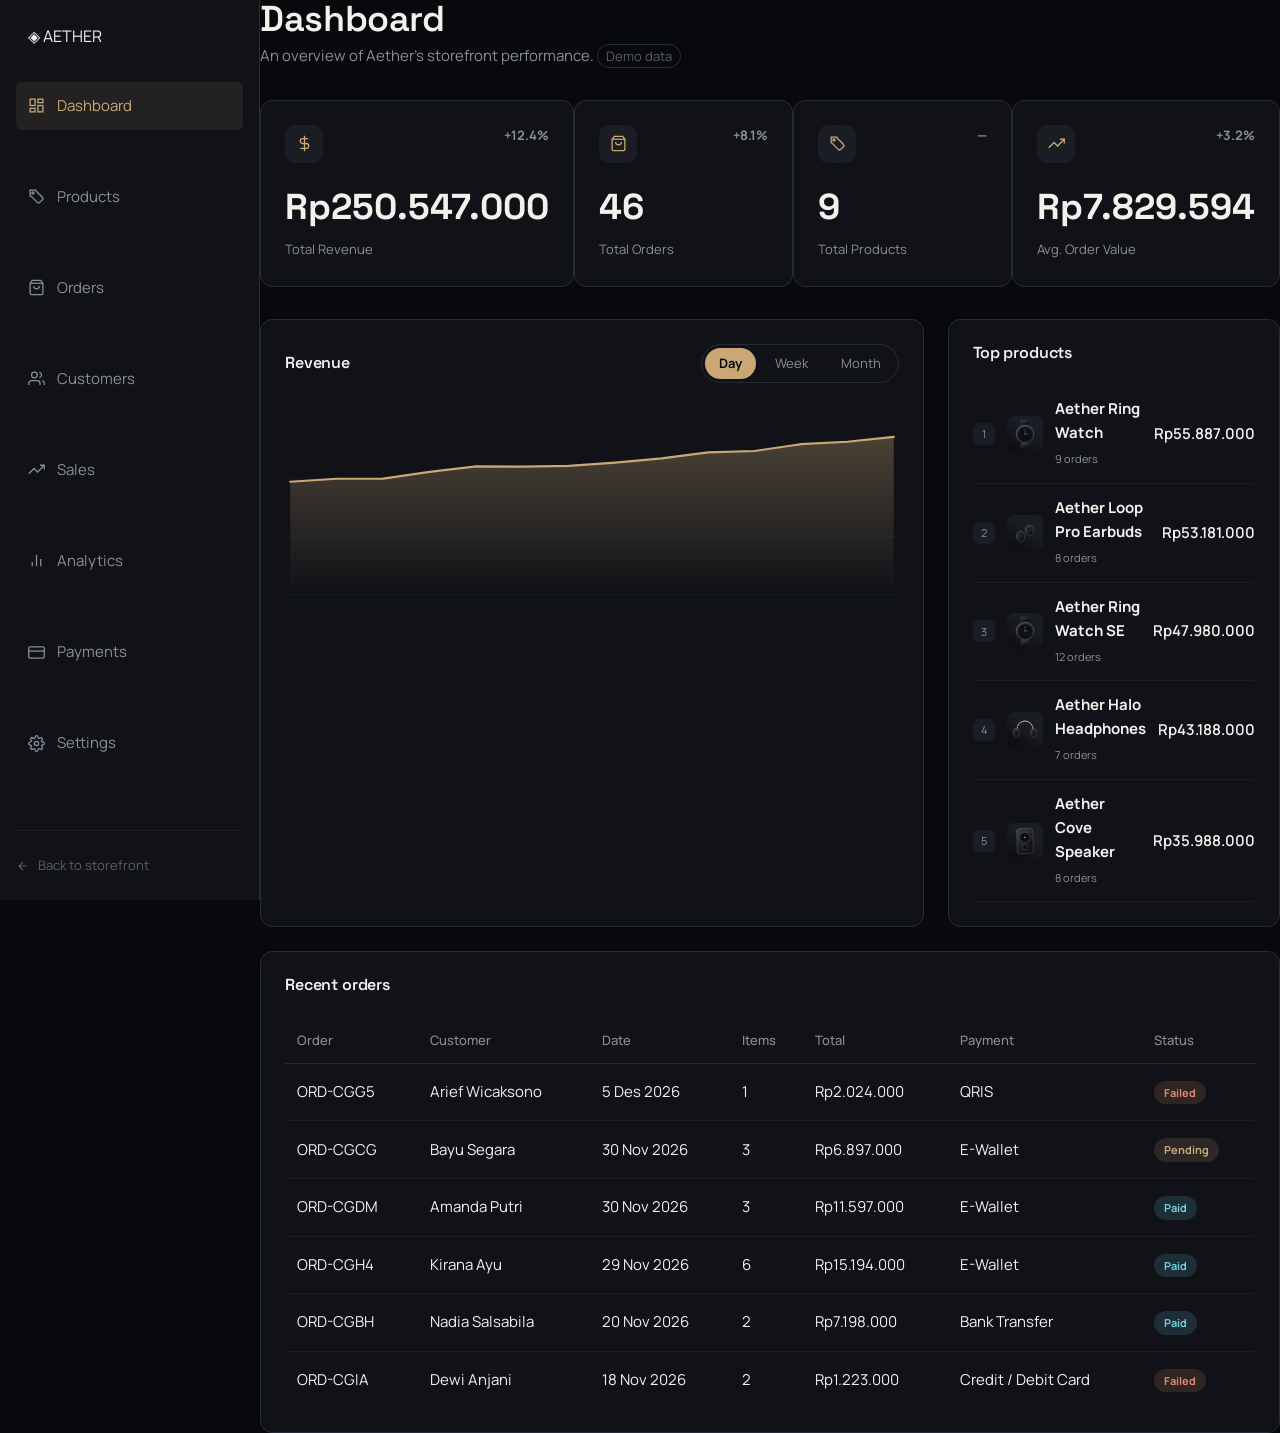
<file: extracted/aether/admin.html>
<!DOCTYPE html>
<html lang="en">
<head>
<meta charset="UTF-8">
<meta name="viewport" content="width=device-width, initial-scale=1">
<title>Aether — Admin Dashboard</title>
<link rel="preconnect" href="https://fonts.googleapis.com">
<link rel="preconnect" href="https://fonts.gstatic.com" crossorigin>
<link rel="stylesheet" href="css/base.css">
<link rel="stylesheet" href="css/components.css">
<link rel="stylesheet" href="css/admin.css">
<link rel="stylesheet" href="css/responsive.css">
</head>
<body class="admin-body">

<button id="admin-menu-btn" aria-label="Open menu">
  <svg viewBox="0 0 24 24" fill="none" stroke="currentColor" stroke-width="2"><line x1="3" y1="6" x2="21" y2="6"/><line x1="3" y1="12" x2="21" y2="12"/><line x1="3" y1="18" x2="21" y2="18"/></svg>
</button>
<div id="admin-sidebar-overlay"></div>

<div class="admin-shell">
  <aside class="admin-sidebar" id="admin-sidebar">
    <div class="brand"><span class="brand-mark">◈</span> AETHER</div>
    <ul class="admin-nav">
      <li><a href="#" data-view="dashboard" class="active"><svg viewBox="0 0 24 24" fill="none" stroke="currentColor" stroke-width="1.8"><rect x="3" y="3" width="7" height="9"/><rect x="14" y="3" width="7" height="5"/><rect x="14" y="12" width="7" height="9"/><rect x="3" y="16" width="7" height="5"/></svg>Dashboard</a></li>
      <li><a href="#" data-view="products"><svg viewBox="0 0 24 24" fill="none" stroke="currentColor" stroke-width="1.8"><path d="M20.59 13.41L11 3.83V3H3v8h.83l9.58 9.59a2 2 0 002.83 0l4.35-4.35a2 2 0 000-2.83z"/><circle cx="7" cy="7" r="1.5"/></svg>Products</a></li>
      <li><a href="#" data-view="orders"><svg viewBox="0 0 24 24" fill="none" stroke="currentColor" stroke-width="1.8"><path d="M6 2L3 6v14a2 2 0 002 2h14a2 2 0 002-2V6l-3-4z"/><line x1="3" y1="6" x2="21" y2="6"/><path d="M16 10a4 4 0 01-8 0"/></svg>Orders</a></li>
      <li><a href="#" data-view="customers"><svg viewBox="0 0 24 24" fill="none" stroke="currentColor" stroke-width="1.8"><path d="M17 21v-2a4 4 0 00-4-4H5a4 4 0 00-4 4v2"/><circle cx="9" cy="7" r="4"/><path d="M23 21v-2a4 4 0 00-3-3.87M16 3.13a4 4 0 010 7.75"/></svg>Customers</a></li>
      <li><a href="#" data-view="sales"><svg viewBox="0 0 24 24" fill="none" stroke="currentColor" stroke-width="1.8"><path d="M23 6l-9.5 9.5-5-5L1 18"/><path d="M17 6h6v6"/></svg>Sales</a></li>
      <li><a href="#" data-view="analytics"><svg viewBox="0 0 24 24" fill="none" stroke="currentColor" stroke-width="1.8"><line x1="18" y1="20" x2="18" y2="10"/><line x1="12" y1="20" x2="12" y2="4"/><line x1="6" y1="20" x2="6" y2="14"/></svg>Analytics</a></li>
      <li><a href="#" data-view="payments"><svg viewBox="0 0 24 24" fill="none" stroke="currentColor" stroke-width="1.8"><rect x="1" y="4" width="22" height="16" rx="2"/><line x1="1" y1="10" x2="23" y2="10"/></svg>Payments</a></li>
      <li><a href="#" data-view="settings"><svg viewBox="0 0 24 24" fill="none" stroke="currentColor" stroke-width="1.8"><circle cx="12" cy="12" r="3"/><path d="M19.4 15a1.65 1.65 0 00.33 1.82l.06.06a2 2 0 11-2.83 2.83l-.06-.06a1.65 1.65 0 00-1.82-.33 1.65 1.65 0 00-1 1.51V21a2 2 0 01-4 0v-.09A1.65 1.65 0 009 19.4a1.65 1.65 0 00-1.82.33l-.06.06a2 2 0 11-2.83-2.83l.06-.06a1.65 1.65 0 00.33-1.82 1.65 1.65 0 00-1.51-1H3a2 2 0 010-4h.09A1.65 1.65 0 004.6 9a1.65 1.65 0 00-.33-1.82l-.06-.06a2 2 0 112.83-2.83l.06.06a1.65 1.65 0 001.82.33H9a1.65 1.65 0 001-1.51V3a2 2 0 014 0v.09a1.65 1.65 0 001 1.51 1.65 1.65 0 001.82-.33l.06-.06a2 2 0 112.83 2.83l-.06.06a1.65 1.65 0 00-.33 1.82V9a1.65 1.65 0 001.51 1H21a2 2 0 010 4h-.09a1.65 1.65 0 00-1.51 1z"/></svg>Settings</a></li>
    </ul>
    <a href="index.html" class="admin-back"><svg viewBox="0 0 24 24" fill="none" stroke="currentColor" stroke-width="2"><path d="M19 12H5M12 19l-7-7 7-7"/></svg> Back to storefront</a>
  </aside>

  <main class="admin-main">
    <div class="admin-topbar">
      <div><h1>Dashboard</h1><p>An overview of Aether's storefront performance. <span class="demo-flag">Demo data</span></p></div>
    </div>

    <div class="admin-view active" id="view-dashboard">
      <div class="kpi-grid" id="kpi-grid"></div>
      <div class="admin-grid-2">
        <div class="panel">
          <div class="panel-head">
            <h3>Revenue</h3>
            <div class="period-filter" id="dash-period-filter">
              <button class="active" data-period="day">Day</button><button data-period="week">Week</button><button data-period="month">Month</button>
            </div>
          </div>
          <div class="chart-wrap"><svg id="dash-chart"></svg><div class="chart-tooltip" id="dash-tooltip"></div></div>
        </div>
        <div class="panel">
          <div class="panel-head"><h3>Top products</h3></div>
          <div id="top-products-list"></div>
        </div>
      </div>
      <div class="panel">
        <div class="panel-head"><h3>Recent orders</h3></div>
        <div id="recent-orders-table"></div>
      </div>
    </div>

    <div class="admin-view" id="view-products"></div>
    <div class="admin-view" id="view-orders"></div>
    <div class="admin-view" id="view-customers"></div>
    <div class="admin-view" id="view-sales"></div>
    <div class="admin-view" id="view-analytics"></div>
    <div class="admin-view" id="view-payments"></div>
    <div class="admin-view" id="view-settings"></div>
  </main>
</div>

<div id="toast-stack"></div>

<script type="module">
  import { initAdminDashboard } from './js/admin/dashboard.js';
  initAdminDashboard();
</script>
</body>
</html>
</file>
<file: extracted/aether/css/base.css>
/* ===================================================================
   AETHER — Design Tokens & Base
   Material-grounded palette: titanium darks, brass + sapphire accents
   =================================================================== */

@import url('https://fonts.googleapis.com/css2?family=Space+Grotesk:wght@500;600;700&family=Manrope:wght@400;500;600;700&display=swap');

:root {
  /* Surfaces */
  --titanium-950: #08090c;
  --titanium-900: #101218;
  --titanium-800: #1a1d24;
  --titanium-700: #262b35;
  --titanium-600: #383e4b;

  /* Accents */
  --brass: #c9a876;
  --brass-bright: #ddc194;
  --sapphire: #6fcfe0;
  --sapphire-dim: #4a9aa8;

  /* Text */
  --ceramic: #f3f1ec;
  --ash: #8b8e98;
  --ash-dim: #5a5d68;

  /* Semantic */
  --success: #6fcfe0;
  --danger: #e08a6f;

  /* Type */
  --font-display: 'Space Grotesk', system-ui, sans-serif;
  --font-body: 'Manrope', system-ui, sans-serif;

  /* Scale */
  --text-xs: 0.8125rem;
  --text-sm: 0.9375rem;
  --text-base: 1rem;
  --text-lg: 1.125rem;
  --text-xl: 1.375rem;
  --text-2xl: clamp(1.75rem, 3vw, 2.25rem);
  --text-3xl: clamp(2.25rem, 4.5vw, 3.25rem);
  --text-display: clamp(2.75rem, 7vw, 5.5rem);

  /* Space */
  --space-1: 0.25rem;
  --space-2: 0.5rem;
  --space-3: 0.75rem;
  --space-4: 1rem;
  --space-6: 1.5rem;
  --space-8: 2rem;
  --space-12: 3rem;
  --space-16: 4rem;
  --space-24: 6rem;

  /* Motion */
  --ease-out: cubic-bezier(0.16, 1, 0.3, 1);
  --ease-in-out: cubic-bezier(0.65, 0, 0.35, 1);
  --dur-fast: 200ms;
  --dur-base: 400ms;
  --dur-slow: 900ms;

  /* Layout */
  --radius-sm: 6px;
  --radius-md: 12px;
  --radius-lg: 20px;
  --nav-h: 76px;
  --container-max: 1360px;
}

[data-reduced-motion="true"] {
  --dur-fast: 1ms;
  --dur-base: 1ms;
  --dur-slow: 1ms;
}

* , *::before, *::after { box-sizing: border-box; }

html {
  scroll-behavior: auto;
  -webkit-text-size-adjust: 100%;
}

body {
  margin: 0;
  background: var(--titanium-950);
  color: var(--ceramic);
  font-family: var(--font-body);
  font-size: var(--text-base);
  line-height: 1.6;
  overflow-x: hidden;
  min-height: 100vh;
}

body.no-scroll { overflow: hidden; height: 100vh; }

h1, h2, h3, h4 {
  font-family: var(--font-display);
  margin: 0;
  line-height: 1.1;
  letter-spacing: -0.01em;
  font-weight: 600;
}

p { margin: 0; color: var(--ash); max-width: 60ch; }

a { color: inherit; text-decoration: none; }

img { max-width: 100%; display: block; }

button {
  font-family: var(--font-body);
  cursor: pointer;
  border: none;
  background: none;
  color: inherit;
  font-size: inherit;
}

input, select, textarea {
  font-family: var(--font-body);
  font-size: var(--text-base);
  color: var(--ceramic);
  background: var(--titanium-900);
  border: 1px solid var(--titanium-700);
  border-radius: var(--radius-sm);
  padding: var(--space-3) var(--space-4);
  width: 100%;
  transition: border-color var(--dur-fast) var(--ease-out);
}

input:focus, select:focus, textarea:focus {
  outline: none;
  border-color: var(--brass);
}

input.invalid, select.invalid, textarea.invalid {
  border-color: var(--danger);
}

::selection { background: var(--brass); color: var(--titanium-950); }

/* Visible keyboard focus everywhere */
:focus-visible {
  outline: 2px solid var(--sapphire);
  outline-offset: 3px;
  border-radius: 4px;
}

.container {
  max-width: var(--container-max);
  margin: 0 auto;
  padding: 0 var(--space-6);
}

.eyebrow-hidden { /* intentionally unused: no tracked-out eyebrow labels per design direction */ }

.section-head {
  display: flex;
  align-items: flex-end;
  justify-content: space-between;
  gap: var(--space-6);
  margin-bottom: var(--space-12);
}

.section-head h2 { font-size: var(--text-3xl); max-width: 16ch; }
.section-head p { font-size: var(--text-lg); }

.btn {
  display: inline-flex;
  align-items: center;
  justify-content: center;
  gap: var(--space-2);
  padding: 0.9rem 1.75rem;
  border-radius: 999px;
  font-weight: 600;
  font-size: var(--text-sm);
  transition: transform var(--dur-fast) var(--ease-out), background var(--dur-fast), box-shadow var(--dur-fast), border-color var(--dur-fast);
  white-space: nowrap;
}
.btn:active { transform: scale(0.96); }

.btn-primary {
  background: var(--brass);
  color: var(--titanium-950);
}
.btn-primary:hover { background: var(--brass-bright); box-shadow: 0 8px 30px -8px rgba(201,168,118,0.5); }

.btn-ghost {
  background: transparent;
  color: var(--ceramic);
  border: 1px solid var(--titanium-600);
}
.btn-ghost:hover { border-color: var(--brass); color: var(--brass-bright); }

.btn-block { width: 100%; }
.btn:disabled { opacity: 0.5; cursor: not-allowed; pointer-events: none; }

.visually-hidden {
  position: absolute;
  width: 1px; height: 1px;
  padding: 0; margin: -1px;
  overflow: hidden;
  clip: rect(0,0,0,0);
  white-space: nowrap;
  border: 0;
}

.glass {
  background: rgba(26, 29, 36, 0.6);
  backdrop-filter: blur(20px) saturate(140%);
  -webkit-backdrop-filter: blur(20px) saturate(140%);
  border: 1px solid rgba(255,255,255,0.06);
}

[data-perf="low"] .glass {
  backdrop-filter: none;
  -webkit-backdrop-filter: none;
  background: rgba(20, 22, 28, 0.94);
}

@media (prefers-reduced-motion: reduce) {
  *, *::before, *::after {
    animation-duration: 0.01ms !important;
    animation-iteration-count: 1 !important;
    transition-duration: 0.01ms !important;
    scroll-behavior: auto !important;
  }
}
</file>
<file: extracted/aether/css/components.css>
/* ===================================================================
   AETHER — Components
   =================================================================== */

/* ---------- Portfolio grid (editorial, not uniform card-kit) ---------- */
.portfolio-grid {
  display: grid;
  grid-template-columns: repeat(6, 1fr);
  gap: var(--space-6);
}
.work-card {
  grid-column: span 2;
  position: relative;
  border-radius: var(--radius-md);
  overflow: hidden;
  border: 1px solid var(--titanium-700);
  background: var(--titanium-900);
  cursor: pointer;
  transition: border-color var(--dur-fast), transform 150ms var(--ease-out), opacity 500ms var(--ease-out), translate 500ms var(--ease-out);
  transform: perspective(900px) rotateX(var(--rx, 0deg)) rotateY(var(--ry, 0deg));
  opacity: 0; translate: 0 16px;
}
.work-card.in { opacity: 1; translate: 0 0; }
.work-card.featured { grid-column: span 4; grid-row: span 2; }
.work-card:hover { border-color: var(--titanium-600); }
.work-visual {
  position: relative;
  aspect-ratio: 4/3;
  overflow: hidden;
}
.work-card.featured .work-visual { aspect-ratio: 16/10; }
.work-visual svg { width: 100%; height: 100%; transition: transform 600ms var(--ease-out); }
.work-card:hover .work-visual svg { transform: scale(1.06); }
.work-meta { padding: var(--space-5); display: flex; flex-direction: column; gap: var(--space-2); }
.work-meta .row { display: flex; justify-content: space-between; color: var(--ash); font-size: var(--text-xs); }
.work-meta h3 { font-size: var(--text-lg); }
.work-meta p { font-size: var(--text-sm); }
.tech-tags { display: flex; gap: var(--space-2); flex-wrap: wrap; margin-top: var(--space-2); }
.tech-tag { font-size: 11px; padding: 2px 8px; border: 1px solid var(--titanium-700); border-radius: 999px; color: var(--ash); }
.work-link { margin-top: var(--space-3); font-size: var(--text-sm); color: var(--brass); font-weight: 600; }

/* ---------- Product grid ---------- */
.filter-row { display: flex; gap: var(--space-3); flex-wrap: wrap; margin-bottom: var(--space-8); }
.chip {
  padding: 0.5rem 1.1rem; border-radius: 999px; border: 1px solid var(--titanium-700);
  font-size: var(--text-sm); color: var(--ash); transition: all var(--dur-fast);
}
.chip.active, .chip:hover { border-color: var(--brass); color: var(--brass-bright); }

.product-grid {
  display: grid;
  grid-template-columns: repeat(3, 1fr);
  gap: var(--space-6);
}
.product-card {
  background: var(--titanium-900);
  border: 1px solid var(--titanium-700);
  border-radius: var(--radius-md);
  overflow: hidden;
  display: flex; flex-direction: column;
  transition: border-color var(--dur-fast), box-shadow var(--dur-fast), opacity 500ms var(--ease-out), translate 500ms var(--ease-out);
  opacity: 0; translate: 0 16px;
}
.product-card.in { opacity: 1; translate: 0 0; }
.product-card:hover { border-color: var(--titanium-600); box-shadow: 0 20px 40px -20px rgba(0,0,0,0.5); }
.product-visual {
  position: relative; aspect-ratio: 1/1;
  background: radial-gradient(circle at 30% 20%, var(--titanium-800), var(--titanium-950));
  transform: perspective(700px) rotateX(var(--rx, 0deg)) rotateY(var(--ry, 0deg));
  transition: transform 150ms var(--ease-out);
}
.product-visual svg { width: 100%; height: 100%; }
.product-badge {
  position: absolute; top: var(--space-3); left: var(--space-3);
  background: var(--brass); color: var(--titanium-950);
  font-size: 11px; font-weight: 700; padding: 3px 9px; border-radius: 999px;
}
.wishlist-toggle {
  position: absolute; top: var(--space-3); right: var(--space-3);
  width: 34px; height: 34px; border-radius: 50%;
  background: rgba(8,9,12,0.6); backdrop-filter: blur(6px);
  display: flex; align-items: center; justify-content: center;
  color: var(--ceramic); transition: color var(--dur-fast), transform var(--dur-fast);
}
.wishlist-toggle svg { width: 16px; height: 16px; }
.wishlist-toggle.active { color: var(--danger); }
.wishlist-toggle:active { transform: scale(0.9); }

.product-info { padding: var(--space-5); display: flex; flex-direction: column; gap: var(--space-2); flex: 1; }
.product-cat { font-size: var(--text-xs); color: var(--ash); }
.product-info h3 { font-size: var(--text-lg); }
.rating-row { display: flex; align-items: center; gap: var(--space-2); font-size: var(--text-xs); color: var(--ash); }
.stars { color: var(--brass); letter-spacing: 1px; }
.price-row { display: flex; align-items: baseline; gap: var(--space-2); margin-top: auto; }
.price-now { font-family: var(--font-display); font-size: var(--text-xl); }
.price-old { color: var(--ash-dim); text-decoration: line-through; font-size: var(--text-sm); }
.stock-note { font-size: var(--text-xs); color: var(--sapphire); }
.stock-note.low { color: var(--danger); }
.product-card-actions { display: flex; gap: var(--space-2); padding: 0 var(--space-5) var(--space-5); }
.product-card-actions .btn { flex: 1; padding: 0.7rem 1rem; }

/* ---------- Sales/analytics teaser scene ---------- */
.stat-strip { display: grid; grid-template-columns: repeat(4, 1fr); gap: var(--space-4); margin-top: var(--space-8); }
.stat-card {
  border: 1px solid var(--titanium-700); border-radius: var(--radius-md);
  padding: var(--space-6);
  background: var(--titanium-900);
}
.stat-card b { font-family: var(--font-display); font-size: var(--text-2xl); display: block; }
.stat-card span { font-size: var(--text-sm); color: var(--ash); }
.stat-card .delta { color: var(--sapphire); font-size: var(--text-xs); margin-top: var(--space-1); display: inline-block; }
.mini-chart-card {
  margin-top: var(--space-6);
  border: 1px solid var(--titanium-700); border-radius: var(--radius-md);
  background: var(--titanium-900);
  padding: var(--space-6);
}
.mini-chart-head { display: flex; justify-content: space-between; align-items: center; margin-bottom: var(--space-4); }
.mini-chart-head h3 { font-size: var(--text-base); }
.demo-flag { font-size: var(--text-xs); color: var(--ash-dim); border: 1px solid var(--titanium-700); padding: 2px 8px; border-radius: 999px; }

/* ---------- Contact ---------- */
.contact-grid { display: grid; grid-template-columns: 1fr 1.2fr; gap: var(--space-16); align-items: start; }
.contact-info-list { display: grid; gap: var(--space-5); margin-top: var(--space-8); }
.contact-info-item { display: flex; gap: var(--space-4); align-items: flex-start; }
.contact-info-item .ic { width: 40px; height: 40px; border-radius: 50%; border: 1px solid var(--titanium-700); display: flex; align-items: center; justify-content: center; flex-shrink: 0; }
.contact-info-item .ic svg { width: 17px; height: 17px; color: var(--brass); }
.contact-info-item b { display: block; font-size: var(--text-sm); }
.contact-info-item span { color: var(--ash); font-size: var(--text-sm); }
.field { margin-bottom: var(--space-4); }
.field label { display: block; font-size: var(--text-xs); color: var(--ash); margin-bottom: var(--space-2); }
.field-error { color: var(--danger); font-size: var(--text-xs); margin-top: var(--space-1); display: none; }
.field.has-error .field-error { display: block; }
.field.has-error input, .field.has-error textarea { border-color: var(--danger); }
.field-row { display: grid; grid-template-columns: 1fr 1fr; gap: var(--space-4); }

/* ---------- Toasts ---------- */
#toast-stack {
  position: fixed; top: calc(var(--nav-h) + var(--space-4)); right: var(--space-6); z-index: 250;
  display: flex; flex-direction: column; gap: var(--space-3);
  max-width: min(360px, calc(100vw - 2 * var(--space-6)));
}
.toast {
  display: flex; align-items: center; gap: var(--space-3);
  padding: var(--space-4); border-radius: var(--radius-sm);
  background: var(--titanium-800); border: 1px solid var(--titanium-700);
  box-shadow: 0 10px 30px -10px rgba(0,0,0,0.6);
  transform: translateX(24px); opacity: 0;
  transition: all var(--dur-base) var(--ease-out);
}
.toast.in { transform: translateX(0); opacity: 1; }
.toast .dot { width: 8px; height: 8px; border-radius: 50%; flex-shrink: 0; background: var(--sapphire); }
.toast.error .dot { background: var(--danger); }
.toast p { color: var(--ceramic); font-size: var(--text-sm); margin: 0; }

/* ---------- Modal / Drawer shell ---------- */
.overlay {
  position: fixed; inset: 0; z-index: 200;
  background: rgba(4,5,7,0.7);
  opacity: 0; visibility: hidden;
  transition: opacity var(--dur-base) var(--ease-out), visibility var(--dur-base);
}
.overlay.open { opacity: 1; visibility: visible; }

.drawer {
  position: fixed; top: 0; right: 0; bottom: 0; z-index: 210;
  width: min(440px, 100vw);
  background: var(--titanium-900);
  border-left: 1px solid var(--titanium-700);
  display: flex; flex-direction: column;
  transform: translateX(100%);
  transition: transform var(--dur-base) var(--ease-in-out);
}
.drawer.open { transform: translateX(0); }
.drawer-head {
  display: flex; align-items: center; justify-content: space-between;
  padding: var(--space-6); border-bottom: 1px solid var(--titanium-700);
}
.drawer-head h2 { font-size: var(--text-lg); }
.drawer-close { width: 34px; height: 34px; display: flex; align-items: center; justify-content: center; border-radius: 50%; }
.drawer-close:hover { background: var(--titanium-800); }
.drawer-close svg { width: 16px; height: 16px; }
.drawer-body { flex: 1; overflow-y: auto; padding: var(--space-6); }
.drawer-foot { padding: var(--space-6); border-top: 1px solid var(--titanium-700); }

.modal-panel {
  position: fixed; top: 50%; left: 50%; z-index: 210;
  width: calc(100% - 2 * var(--space-6)); max-width: 920px; max-height: 88vh;
  background: var(--titanium-900);
  border: 1px solid var(--titanium-700);
  border-radius: var(--radius-lg);
  overflow: hidden;
  display: flex; flex-direction: column;
  transform: translate(-50%, -50%) scale(0.96); opacity: 0; visibility: hidden;
  transition: transform var(--dur-base) var(--ease-out), opacity var(--dur-base) var(--ease-out), visibility var(--dur-base);
}
.modal-panel.open { transform: translate(-50%, -50%) scale(1); opacity: 1; visibility: visible; }
.modal-panel.wide { max-width: 1040px; }
.modal-scroll { overflow-y: auto; max-height: 88vh; }
.modal-scroll-pad { padding: 2rem; }

/* ---------- Cart line item ---------- */
.cart-line { display: flex; gap: var(--space-4); padding: var(--space-4) 0; border-bottom: 1px solid var(--titanium-800); }
.cart-line-visual { width: 76px; height: 76px; border-radius: var(--radius-sm); overflow: hidden; background: var(--titanium-800); flex-shrink: 0; }
.cart-line-visual svg { width: 100%; height: 100%; }
.cart-line-info { flex: 1; min-width: 0; }
.cart-line-info h4 { font-size: var(--text-sm); font-weight: 600; }
.cart-line-info .variant { font-size: var(--text-xs); color: var(--ash); }
.cart-line-bottom { display: flex; justify-content: space-between; align-items: center; margin-top: var(--space-2); }
.qty-stepper { display: flex; align-items: center; border: 1px solid var(--titanium-700); border-radius: 999px; }
.qty-stepper button { width: 28px; height: 28px; font-size: 15px; }
.qty-stepper span { min-width: 22px; text-align: center; font-size: var(--text-sm); }
.remove-line { color: var(--ash-dim); font-size: var(--text-xs); text-decoration: underline; }
.remove-line:hover { color: var(--danger); }

.summary-row { display: flex; justify-content: space-between; font-size: var(--text-sm); color: var(--ash); padding: var(--space-2) 0; }
.summary-row.total { color: var(--ceramic); font-size: var(--text-lg); font-weight: 700; border-top: 1px solid var(--titanium-700); padding-top: var(--space-4); margin-top: var(--space-2); font-family: var(--font-display); }
.summary-row .discount-val { color: var(--sapphire); }

.empty-state { text-align: center; padding: var(--space-16) var(--space-6); }
.empty-state svg { width: 48px; height: 48px; color: var(--ash-dim); margin: 0 auto var(--space-4); }
.empty-state h3 { font-size: var(--text-lg); margin-bottom: var(--space-2); }
.empty-state p { max-width: 32ch; margin: 0 auto; }

/* ---------- Skeleton ---------- */
.skel { background: linear-gradient(100deg, var(--titanium-800) 30%, var(--titanium-700) 45%, var(--titanium-800) 60%); background-size: 250% 100%; animation: skel-sheen 1.6s infinite; border-radius: var(--radius-sm); }
@keyframes skel-sheen { to { background-position: -250% 0; } }

/* ---------- Checkout ---------- */
.checkout-steps { display: flex; gap: var(--space-6); margin-bottom: var(--space-8); }
.checkout-step { display: flex; align-items: center; gap: var(--space-3); color: var(--ash-dim); font-size: var(--text-sm); }
.checkout-step .num { width: 26px; height: 26px; border-radius: 50%; border: 1px solid var(--titanium-700); display: flex; align-items: center; justify-content: center; font-size: 12px; font-family: var(--font-display); }
.checkout-step.active { color: var(--ceramic); }
.checkout-step.active .num { border-color: var(--brass); color: var(--brass); }
.checkout-step.done .num { background: var(--brass); border-color: var(--brass); color: var(--titanium-950); }
.checkout-layout { display: grid; grid-template-columns: 1.4fr 1fr; gap: var(--space-10); }
.order-summary-card { border: 1px solid var(--titanium-700); border-radius: var(--radius-md); padding: var(--space-6); background: var(--titanium-900); align-self: start; position: sticky; top: calc(var(--nav-h) + var(--space-6)); }
.order-summary-card h3 { font-size: var(--text-base); margin-bottom: var(--space-4); }
.summary-line-item { display: flex; justify-content: space-between; font-size: var(--text-sm); padding: var(--space-2) 0; color: var(--ash); }
.summary-line-item span:last-child { color: var(--ceramic); }

/* ---------- Payment ---------- */
.pay-methods { display: grid; grid-template-columns: repeat(2, 1fr); gap: var(--space-3); }
.pay-method {
  border: 1px solid var(--titanium-700); border-radius: var(--radius-md);
  padding: var(--space-4); display: flex; align-items: center; gap: var(--space-3);
  transition: border-color var(--dur-fast), background var(--dur-fast);
}
.pay-method:hover { border-color: var(--titanium-600); }
.pay-method.selected { border-color: var(--brass); background: rgba(201,168,118,0.06); }
.pay-method .pic { width: 34px; height: 34px; border-radius: 8px; background: var(--titanium-800); display: flex; align-items: center; justify-content: center; flex-shrink: 0; }
.pay-method .pic svg { width: 17px; height: 17px; color: var(--brass); }
.pay-method b { font-size: var(--text-sm); display: block; }
.pay-method span { font-size: var(--text-xs); color: var(--ash); }
.pay-detail-panel { margin-top: var(--space-6); padding: var(--space-6); border: 1px dashed var(--titanium-700); border-radius: var(--radius-md); text-align: center; }
.qr-box { width: 176px; height: 176px; margin: 0 auto var(--space-4); background: var(--ceramic); border-radius: var(--radius-sm); padding: var(--space-3); }
.qr-box svg { width: 100%; height: 100%; display: block; }
.va-number { font-family: var(--font-display); font-size: var(--text-xl); letter-spacing: 0.04em; margin: var(--space-3) 0; }
.copy-btn { font-size: var(--text-xs); color: var(--sapphire); }

.pay-success { text-align: center; padding: var(--space-12) var(--space-6); }
.success-ring {
  width: 88px; height: 88px; border-radius: 50%;
  background: rgba(111,207,224,0.12);
  display: flex; align-items: center; justify-content: center;
  margin: 0 auto var(--space-6);
  animation: pop-in 500ms var(--ease-out);
}
.success-ring svg { width: 40px; height: 40px; color: var(--sapphire); }
@keyframes pop-in { from { transform: scale(0.5); opacity: 0; } to { transform: scale(1); opacity: 1; } }
.order-id-tag { font-family: var(--font-display); font-size: var(--text-xl); color: var(--brass); margin: var(--space-2) 0 var(--space-6); }

.processing-spin { display: flex; flex-direction: column; align-items: center; gap: var(--space-4); padding: var(--space-16) 0; }
.processing-spin .ring { width: 40px; height: 40px; border: 2px solid var(--titanium-700); border-top-color: var(--sapphire); border-radius: 50%; animation: spin 800ms linear infinite; }

/* ---------- Card tilt helper (JS sets --rx/--ry) ---------- */
.tilt { transform: perspective(900px) rotateX(var(--rx, 0deg)) rotateY(var(--ry, 0deg)); }

/* ---------- Account panel ---------- */
.account-tabs { display: flex; gap: var(--space-2); border-bottom: 1px solid var(--titanium-700); margin-bottom: var(--space-6); }
.account-tab { padding: var(--space-3) var(--space-4); font-size: var(--text-sm); color: var(--ash); border-bottom: 2px solid transparent; margin-bottom: -1px; }
.account-tab.active { color: var(--ceramic); border-color: var(--brass); }
.order-row { display: flex; justify-content: space-between; align-items: center; padding: var(--space-4) 0; border-bottom: 1px solid var(--titanium-800); font-size: var(--text-sm); }
.order-row .status { padding: 2px 10px; border-radius: 999px; font-size: 11px; font-weight: 700; }
.order-row .status.paid { background: rgba(111,207,224,0.15); color: var(--sapphire); }
.order-row .status.pending { background: rgba(201,168,118,0.15); color: var(--brass); }
.wishlist-grid { display: grid; grid-template-columns: repeat(3, 1fr); gap: var(--space-4); }

/* ---------- Detail modal content (portfolio + product) ---------- */
.detail-grid { display: grid; grid-template-columns: 1fr 1fr; }
.detail-visual { aspect-ratio: 1/1; background: var(--titanium-950); }
.detail-visual svg { width: 100%; height: 100%; }
.detail-gallery-thumbs { display: flex; gap: var(--space-2); padding: var(--space-4); }
.detail-gallery-thumbs button { width: 56px; height: 56px; border-radius: var(--radius-sm); overflow: hidden; border: 1px solid var(--titanium-700); opacity: 0.6; }
.detail-gallery-thumbs button.active { opacity: 1; border-color: var(--brass); }
.detail-gallery-thumbs svg { width: 100%; height: 100%; }
.detail-body { padding: var(--space-8); overflow-y: auto; }
.detail-meta-row { display: flex; justify-content: space-between; color: var(--ash); font-size: var(--text-xs); margin-bottom: var(--space-3); }
.detail-body h2 { font-size: var(--text-2xl); margin-bottom: var(--space-4); }
.detail-price-row { display: flex; align-items: baseline; gap: var(--space-3); margin: var(--space-4) 0; }
.detail-price-row .now { font-family: var(--font-display); font-size: var(--text-xl); }
.detail-specs { display: grid; grid-template-columns: 1fr 1fr; gap: var(--space-3); margin: var(--space-6) 0; }
.detail-spec-item { border: 1px solid var(--titanium-700); border-radius: var(--radius-sm); padding: var(--space-3); }
.detail-spec-item span { display: block; font-size: 11px; color: var(--ash); }
.detail-spec-item b { font-size: var(--text-sm); }
.variant-group { margin-bottom: var(--space-4); }
.variant-group label { display: block; font-size: var(--text-xs); color: var(--ash); margin-bottom: var(--space-2); }
.variant-options { display: flex; gap: var(--space-2); flex-wrap: wrap; }
.variant-chip { padding: 0.45rem 0.9rem; border: 1px solid var(--titanium-700); border-radius: 999px; font-size: var(--text-sm); }
.variant-chip.active { border-color: var(--brass); color: var(--brass-bright); background: rgba(201,168,118,0.08); }
.detail-actions { display: flex; gap: var(--space-3); margin-top: var(--space-6); }
.detail-actions .btn { flex: 1; }
@media (max-width: 768px) { .detail-grid { grid-template-columns: 1fr; } .detail-visual { aspect-ratio: 16/10; } }

/* ---------- Magnetic buttons interaction hook (JS applies translate via inline style) ---------- */
.magnetic { transition: transform 200ms var(--ease-out); }
</file>
<file: extracted/aether/css/admin.css>
/* ===================================================================
   AETHER — Admin Dashboard
   =================================================================== */

body.admin-body { overflow-x: hidden; overflow-y: auto; }

.admin-shell { display: grid; grid-template-columns: 260px 1fr; min-height: 100vh; }

.admin-sidebar {
  background: var(--titanium-900);
  border-right: 1px solid var(--titanium-700);
  padding: var(--space-6) var(--space-4);
  display: flex; flex-direction: column;
  position: sticky; top: 0; height: 100vh;
}
.admin-sidebar .brand { padding: 0 var(--space-3); margin-bottom: var(--space-8); }
.admin-nav { list-style: none; margin: 0; padding: 0; display: grid; gap: var(--space-1); flex: 1; }
.admin-nav a {
  display: flex; align-items: center; gap: var(--space-3);
  padding: var(--space-3) var(--space-3);
  border-radius: var(--radius-sm);
  color: var(--ash); font-size: var(--text-sm);
  transition: background var(--dur-fast), color var(--dur-fast);
}
.admin-nav a svg { width: 17px; height: 17px; flex-shrink: 0; }
.admin-nav a:hover { background: var(--titanium-800); color: var(--ceramic); }
.admin-nav a.active { background: rgba(201,168,118,0.1); color: var(--brass); }
.admin-back {
  margin-top: var(--space-6); padding-top: var(--space-6); border-top: 1px solid var(--titanium-800);
  font-size: var(--text-xs); color: var(--ash-dim);
  display: flex; align-items: center; gap: var(--space-2);
}
.admin-back svg { width: 14px; height: 14px; }
.admin-back:hover { color: var(--brass); }

.admin-main { padding: var(--space-8) var(--space-10); max-width: 1400px; }
.admin-topbar { display: flex; justify-content: space-between; align-items: center; margin-bottom: var(--space-8); flex-wrap: wrap; gap: var(--space-4); }
.admin-topbar h1 { font-size: var(--text-2xl); }
.admin-topbar p { font-size: var(--text-sm); margin-top: var(--space-1); }

.period-filter { display: flex; gap: var(--space-1); border: 1px solid var(--titanium-700); border-radius: 999px; padding: 3px; }
.period-filter button { padding: 0.4rem 0.9rem; border-radius: 999px; font-size: var(--text-xs); color: var(--ash); }
.period-filter button.active { background: var(--brass); color: var(--titanium-950); font-weight: 700; }

.kpi-grid { display: grid; grid-template-columns: repeat(4, 1fr); gap: var(--space-5); margin-bottom: var(--space-8); }
.kpi-card { background: var(--titanium-900); border: 1px solid var(--titanium-700); border-radius: var(--radius-md); padding: var(--space-6); }
.kpi-top { display: flex; justify-content: space-between; align-items: flex-start; margin-bottom: var(--space-4); }
.kpi-ic { width: 38px; height: 38px; border-radius: 10px; background: var(--titanium-800); display: flex; align-items: center; justify-content: center; }
.kpi-ic svg { width: 17px; height: 17px; color: var(--brass); }
.kpi-delta { font-size: 11px; color: var(--sapphire); font-weight: 700; }
.kpi-delta.down { color: var(--danger); }
.kpi-card b { font-family: var(--font-display); font-size: var(--text-2xl); display: block; }
.kpi-card span { font-size: var(--text-xs); color: var(--ash); }

.admin-grid-2 { display: grid; grid-template-columns: 2fr 1fr; gap: var(--space-6); margin-bottom: var(--space-6); }
.panel { background: var(--titanium-900); border: 1px solid var(--titanium-700); border-radius: var(--radius-md); padding: var(--space-6); }
.panel-head { display: flex; justify-content: space-between; align-items: center; margin-bottom: var(--space-6); }
.panel-head h3 { font-size: var(--text-base); }

.top-product-row { display: flex; align-items: center; gap: var(--space-3); padding: var(--space-3) 0; border-bottom: 1px solid var(--titanium-800); }
.top-product-row .rank { width: 22px; height: 22px; border-radius: 6px; background: var(--titanium-800); display: flex; align-items: center; justify-content: center; font-size: 11px; color: var(--ash); flex-shrink: 0; }
.top-product-row .visual { width: 36px; height: 36px; border-radius: 8px; overflow: hidden; background: var(--titanium-800); flex-shrink: 0; }
.top-product-row .visual svg { width: 100%; height: 100%; }
.top-product-row .info { flex: 1; min-width: 0; }
.top-product-row .info b { font-size: var(--text-sm); display: block; }
.top-product-row .info span { font-size: 11px; color: var(--ash); }
.top-product-row .amt { font-size: var(--text-sm); font-weight: 600; }

.chart-wrap { position: relative; }
.chart-tooltip {
  position: absolute;
  transform: translate(-50%, -125%);
  background: var(--titanium-800); border: 1px solid var(--titanium-700);
  padding: 0.5rem 0.75rem; border-radius: 8px;
  font-size: var(--text-xs); white-space: nowrap;
  pointer-events: none; display: none; z-index: 5;
}
.chart-tooltip b { display: block; font-family: var(--font-display); color: var(--ceramic); }
.chart-tooltip span { color: var(--ash); }
.bar-row { display: flex; align-items: center; gap: var(--space-3); padding: var(--space-2) 0; }
.bar-row .label { width: 110px; flex-shrink: 0; font-size: var(--text-xs); color: var(--ash); }
.bar-row .track { flex: 1; height: 8px; background: var(--titanium-800); border-radius: 999px; overflow: hidden; }
.bar-row .fill { height: 100%; background: linear-gradient(90deg, var(--sapphire-dim), var(--sapphire)); border-radius: 999px; width: 0%; transition: width 900ms var(--ease-out); }
.bar-row .val { width: 90px; text-align: right; font-size: var(--text-xs); flex-shrink: 0; }

.admin-table { width: 100%; border-collapse: collapse; font-size: var(--text-sm); }
.admin-table th { text-align: left; color: var(--ash); font-weight: 500; font-size: var(--text-xs); padding: var(--space-3); border-bottom: 1px solid var(--titanium-700); }
.admin-table td { padding: var(--space-4) var(--space-3); border-bottom: 1px solid var(--titanium-800); }
.admin-table tr:last-child td { border-bottom: none; }
.status-pill { padding: 3px 10px; border-radius: 999px; font-size: 11px; font-weight: 700; display: inline-block; }
.status-pill.paid { background: rgba(111,207,224,0.15); color: var(--sapphire); }
.status-pill.pending { background: rgba(201,168,118,0.15); color: var(--brass); }
.status-pill.failed { background: rgba(224,138,111,0.15); color: var(--danger); }

.admin-view { display: none; }
.admin-view.active { display: block; }

.settings-form { max-width: 480px; display: grid; gap: var(--space-4); }

@media (max-width: 1024px) {
  .admin-shell { grid-template-columns: 1fr; }
  .admin-sidebar { position: fixed; left: 0; top: 0; bottom: 0; width: 240px; z-index: 150; transform: translateX(-100%); transition: transform var(--dur-base) var(--ease-out); }
  .admin-sidebar.open { transform: translateX(0); }
  .admin-main { padding: var(--space-6) var(--space-4); padding-top: calc(var(--space-6) + 50px); }
  .kpi-grid { grid-template-columns: 1fr 1fr; }
  .admin-grid-2 { grid-template-columns: 1fr; }
  #admin-menu-btn { display: flex; }
}
#admin-menu-btn {
  display: none; position: fixed; top: var(--space-4); left: var(--space-4); z-index: 160;
  width: 42px; height: 42px; border-radius: 50%;
  background: var(--titanium-800); border: 1px solid var(--titanium-700);
  align-items: center; justify-content: center;
}
#admin-menu-btn svg { width: 18px; height: 18px; }
#admin-sidebar-overlay { display: none; position: fixed; inset: 0; background: rgba(0,0,0,0.5); z-index: 140; }
#admin-sidebar-overlay.open { display: block; }
</file>
<file: extracted/aether/css/responsive.css>
/* ===================================================================
   AETHER — Responsive
   Breakpoints: >1600 large monitor, 1024-1600 desktop/laptop,
   768-1024 tablet, <768 mobile, <380 small mobile
   =================================================================== */

/* ---------- Large monitors ---------- */
@media (min-width: 1600px) {
  :root { --container-max: 1500px; }
}

/* ---------- Mobile nav panel (shared by hamburger) ---------- */
.mobile-nav-panel {
  position: fixed; inset: 0; z-index: 95;
  background: rgba(8,9,12,0.98);
  backdrop-filter: blur(10px);
  display: flex; flex-direction: column;
  padding: calc(var(--nav-h) + var(--space-6)) var(--space-6) var(--space-6);
  transform: translateY(-100%);
  transition: transform var(--dur-base) var(--ease-in-out);
}
.mobile-nav-panel.open { transform: translateY(0); }
.mobile-nav-panel ul { list-style: none; margin: 0; padding: 0; display: grid; gap: var(--space-2); }
.mobile-nav-panel a { font-family: var(--font-display); font-size: var(--text-2xl); padding: var(--space-3) 0; display: block; border-bottom: 1px solid var(--titanium-800); color: var(--ash); }
.mobile-nav-panel a.active { color: var(--brass); }
.mobile-nav-panel .payment-badges { margin-top: auto; }

/* ---------- Tablet & below (≤1024) ---------- */
@media (max-width: 1024px) {
  :root { --nav-h: 68px; }
  .nav-links { display: none; }
  .hamburger {
    display: flex; align-items: center; justify-content: center;
    width: 40px; height: 40px; border-radius: 50%;
  }
  .hamburger:hover { background: rgba(255,255,255,0.06); }
  .hamburger svg { width: 20px; height: 20px; }
  .scene-dots { right: var(--space-4); }
  .hero-grid { grid-template-columns: 1fr; text-align: center; }
  .hero-copy { max-width: 100%; margin: 0 auto; }
  .hero-actions { justify-content: center; }
  .hero-stats { justify-content: center; }
  .hero-object-wrap { height: 42vh; min-height: 260px; order: -1; }
  .portfolio-grid { grid-template-columns: repeat(2, 1fr); }
  .work-card, .work-card.featured { grid-column: span 2; grid-row: span 1; }
  .product-grid { grid-template-columns: repeat(2, 1fr); }
  .contact-grid { grid-template-columns: 1fr; gap: var(--space-10); }
  .footer-grid { grid-template-columns: 1fr 1fr; }
  .checkout-layout { grid-template-columns: 1fr; }
  .order-summary-card { position: static; order: -1; }
  .kpi-grid { grid-template-columns: 1fr 1fr; }
  .stat-strip { grid-template-columns: 1fr 1fr; }
  .wishlist-grid { grid-template-columns: repeat(2, 1fr); }
}

/* ---------- Mobile (≤768) ---------- */
@media (max-width: 768px) {
  :root {
    --text-display: clamp(2.25rem, 9vw, 3.25rem);
    --text-3xl: clamp(1.75rem, 7vw, 2.25rem);
    --space-24: 3.5rem;
    --space-16: 2.5rem;
  }
  .container { padding: 0 var(--space-4); }
  .navbar-inner { padding: 0 var(--space-4); }
  .nav-actions { gap: var(--space-2); }
  .section-head { flex-direction: column; align-items: flex-start; gap: var(--space-3); margin-bottom: var(--space-8); }
  .portfolio-grid { grid-template-columns: 1fr; }
  .work-card { grid-column: span 1 !important; grid-row: span 1 !important; }
  .product-grid { grid-template-columns: 1fr; }
  .filter-row { overflow-x: auto; flex-wrap: nowrap; padding-bottom: var(--space-2); -webkit-overflow-scrolling: touch; }
  .filter-row::-webkit-scrollbar { display: none; }
  .chip { flex-shrink: 0; }
  .footer-grid { grid-template-columns: 1fr; gap: var(--space-6); }
  .footer-bottom { flex-direction: column; align-items: flex-start; }
  .kpi-grid { grid-template-columns: 1fr; }
  .stat-strip { grid-template-columns: 1fr; }
  .drawer { width: 100vw; }
  .modal-panel { max-height: 92vh; border-radius: var(--radius-md); }
  .modal-scroll-pad { padding: 1.25rem !important; }
  .qr-box { width: min(176px, 60vw); height: min(176px, 60vw); }
  .pay-methods { grid-template-columns: 1fr; }
  .wishlist-grid { grid-template-columns: 1fr 1fr; }
  #back-to-top { right: var(--space-4); bottom: var(--space-4); width: 42px; height: 42px; }
  #toast-stack { left: var(--space-4); right: var(--space-4); max-width: none; }
  .field-row { grid-template-columns: 1fr; gap: 0; }
  .scene-dots { display: none; }
  .checkout-steps { gap: var(--space-3); }
  .checkout-step span.label { display: none; }
  .btn { min-height: 46px; }
  .icon-btn { min-width: 40px; min-height: 40px; }
}

/* ---------- Small mobile (≤380) ---------- */
@media (max-width: 380px) {
  .hero-stats { gap: var(--space-4); flex-wrap: wrap; }
  .hero-actions .btn { width: 100%; }
  .stat-strip, .kpi-grid { grid-template-columns: 1fr; }
}

/* ---------- Fine pointer only: hover/tilt/cursor interactions ---------- */
@media (hover: none) {
  .work-card:hover .work-visual svg { transform: none; }
  .tilt { transform: none !important; }
}

/* Prevent any accidental horizontal scroll on any breakpoint */
html, body { max-width: 100%; }
</file>
